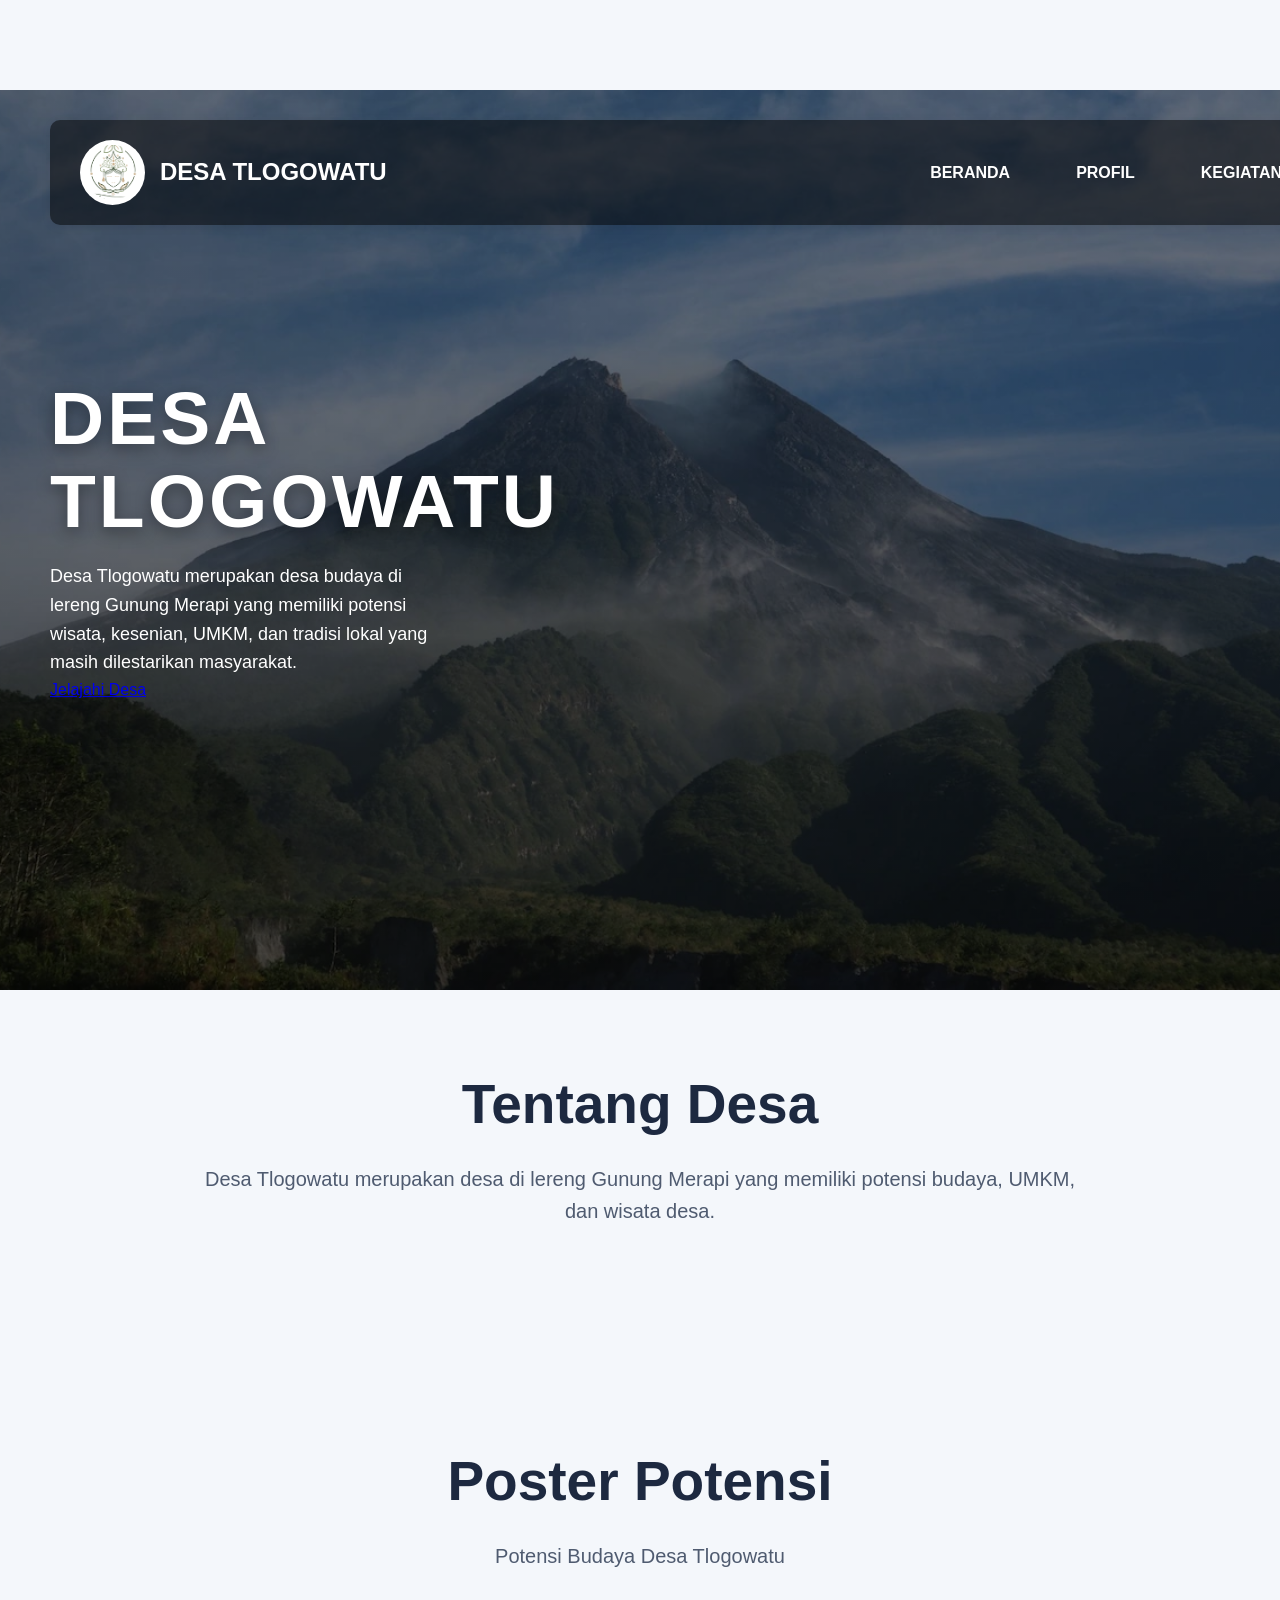
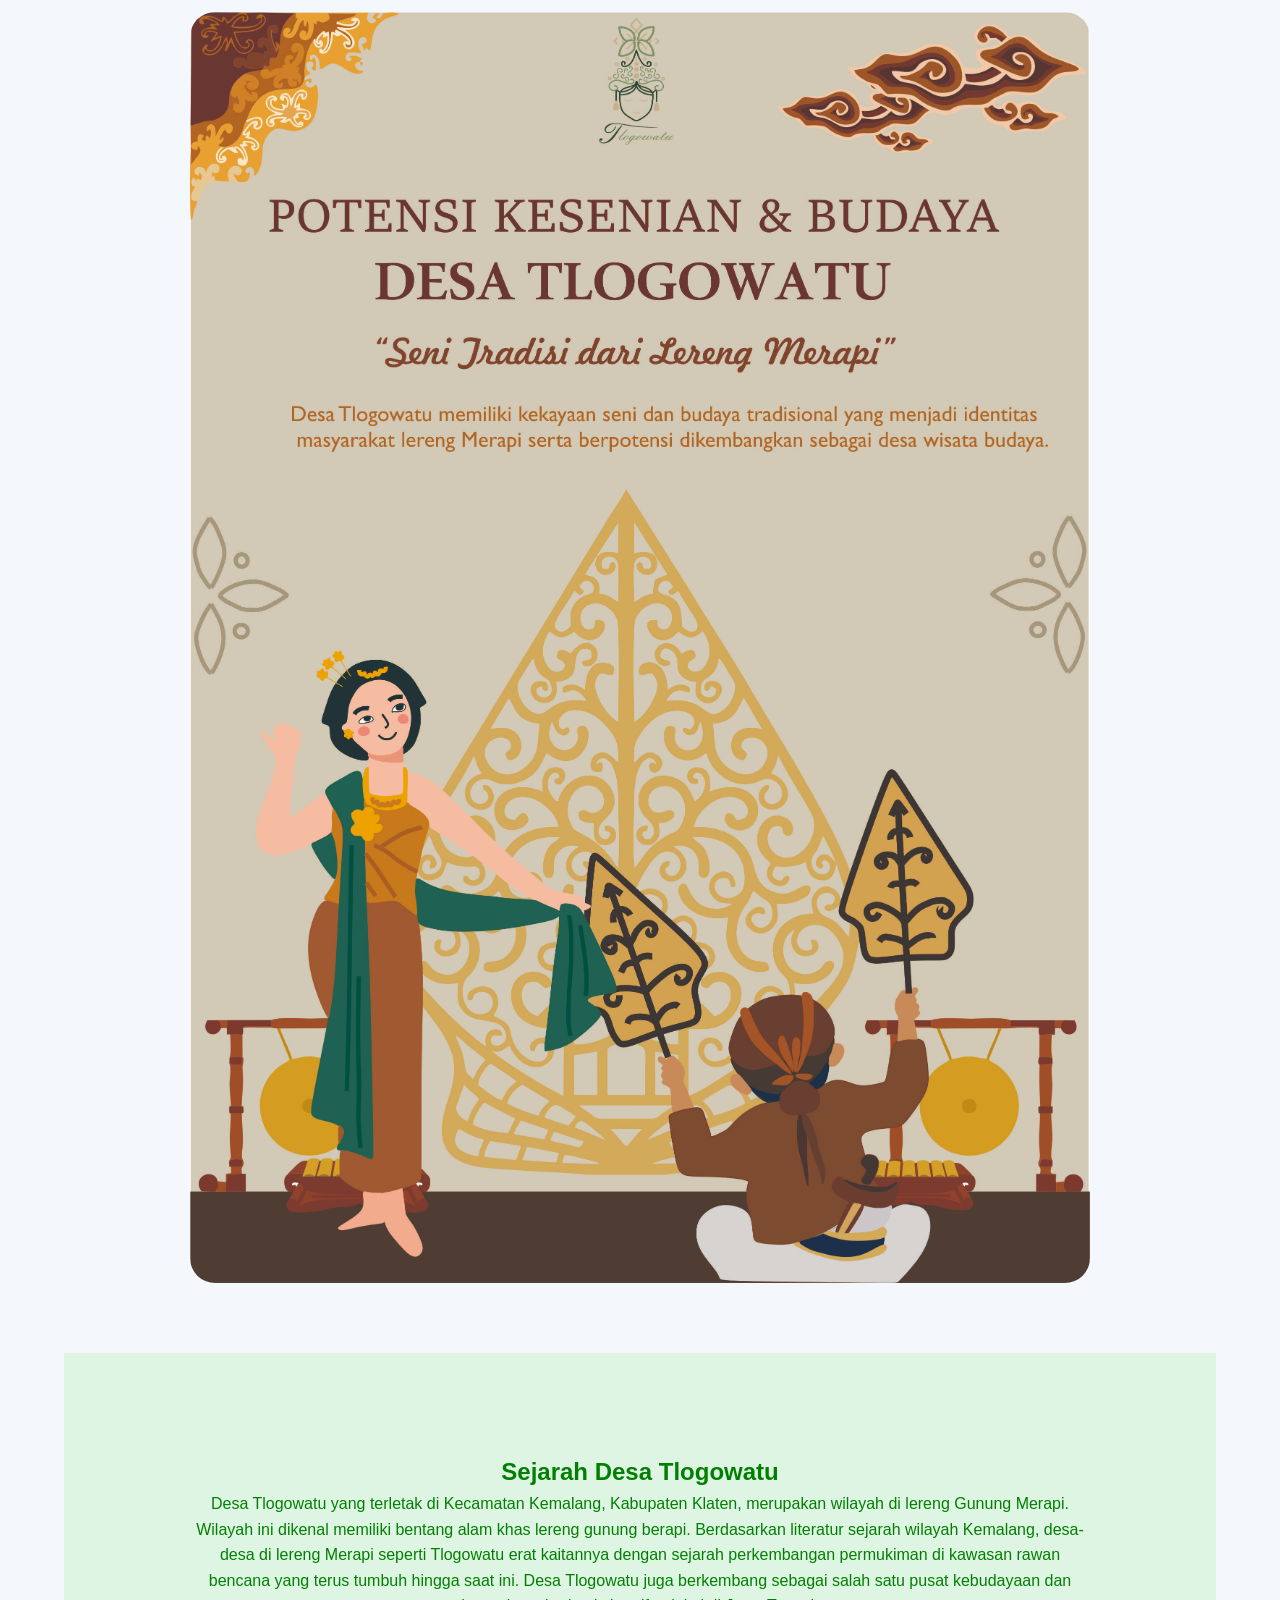
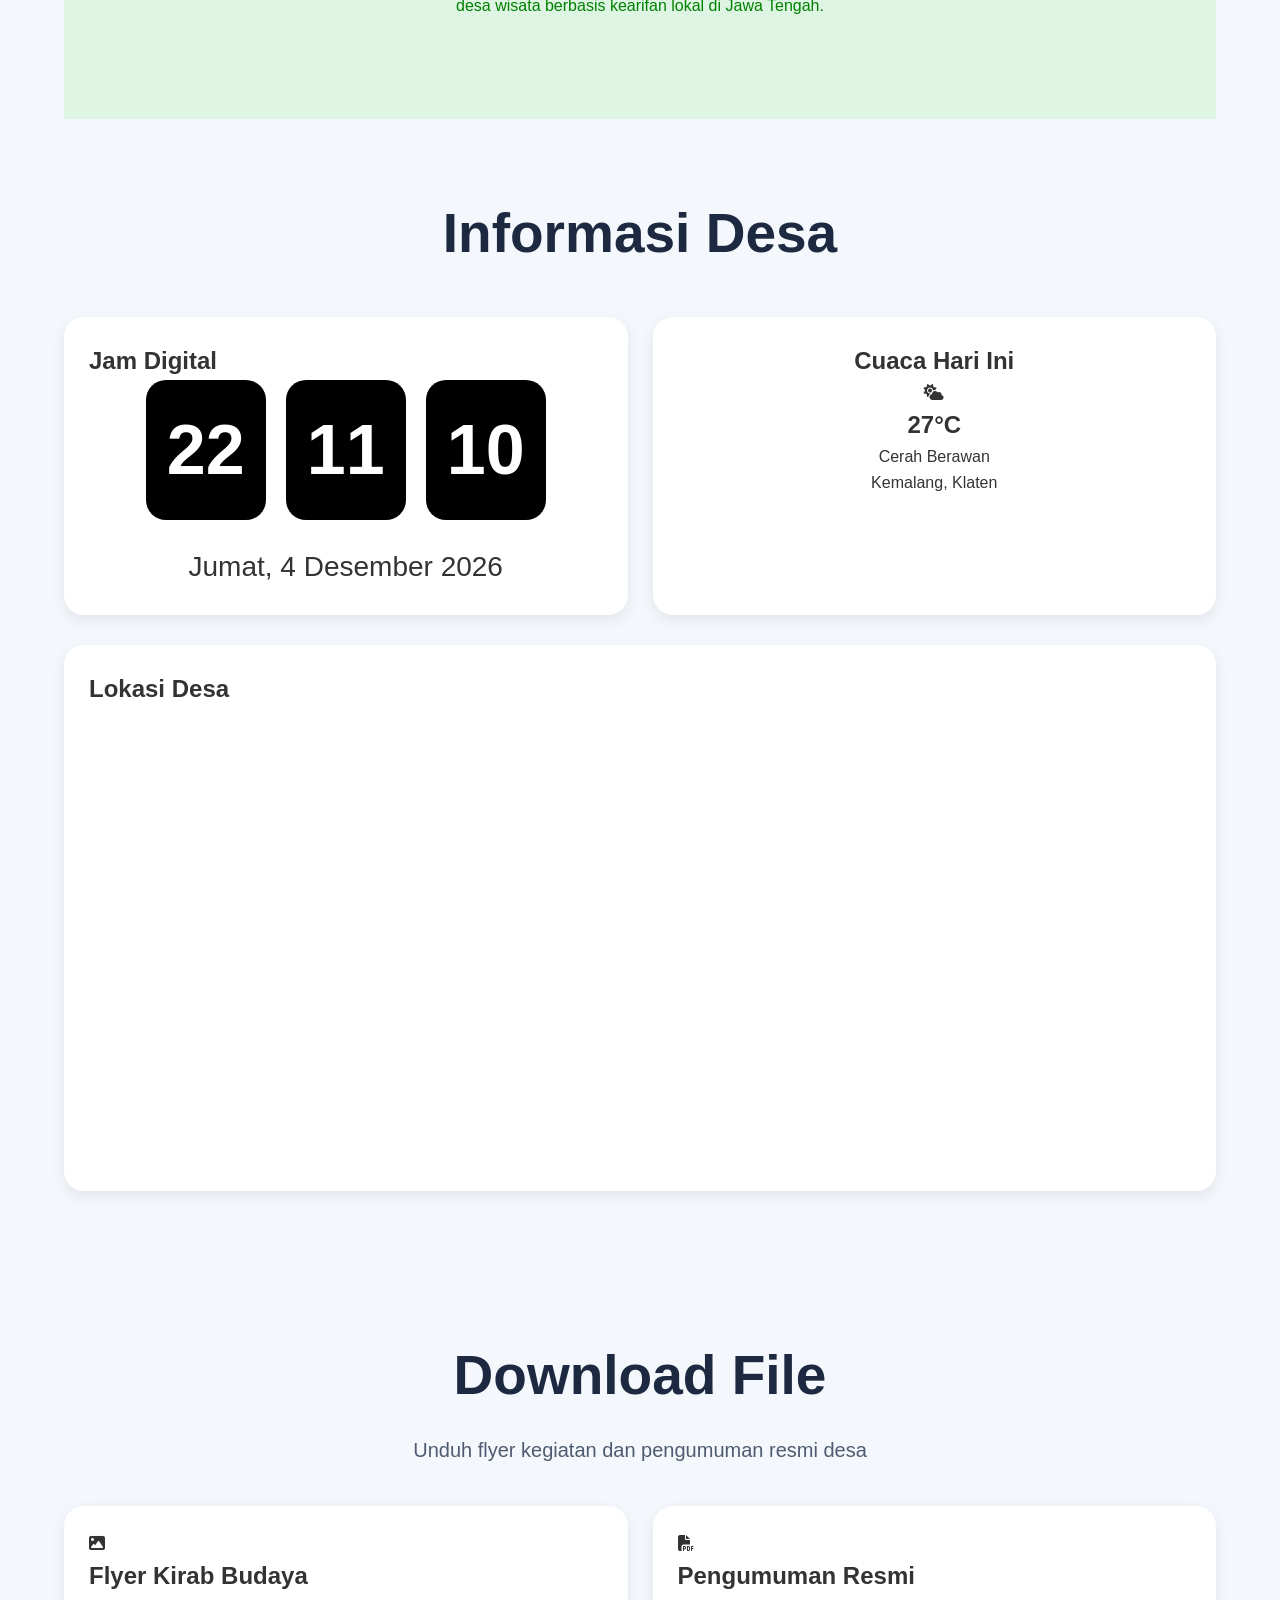
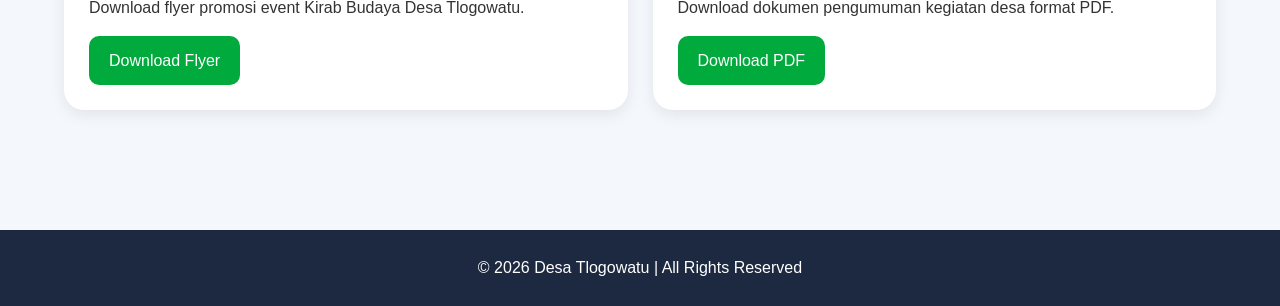
<file: index.html>
<!DOCTYPE html>
<html lang="id">
<head>

    <meta charset="UTF-8">
    <meta name="viewport" content="width=device-width, initial-scale=1.0">

    <title>Desa Tlogowatu</title>

    <!-- CSS -->
    <link rel="stylesheet" href="style.css">

    <!-- ICON -->
    <link rel="stylesheet"
    href="https://cdnjs.cloudflare.com/ajax/libs/font-awesome/6.5.1/css/all.min.css">

</head>

<body>

<!-- ================= HERO SECTION ================= -->

<section class="hero-modern">

    <img src="gambar/banner.jpg" alt="Banner Desa">

    <div class="overlay"></div>

    <!-- NAVBAR -->

   <nav class="hero-top">

    <div class="hero-logo">
        <img src="gambar/logo.png" alt="Logo Desa">
        <h2>DESA TLOGOWATU</h2>
    </div>

    <!-- HAMBURGER BUTTON -->
    <div class="hamburger" onclick="toggleMenu()">
        <i class="fa-solid fa-bars"></i>
    </div>

    <!-- MENU -->
    <div class="hero-menu" id="menu">
        <a href="index.html">BERANDA</a>
        <a href="profil.html">PROFIL</a>
        <a href="kegiatan.html">KEGIATAN</a>
    </div>

</nav>
    
    <!-- HERO CONTENT -->

    <div class="hero-content">

        <h1 class="hero-title">
            DESA <br>
            TLOGOWATU
        </h1>

        <div class="hero-desc">

            <p>
                Desa Tlogowatu merupakan desa budaya
                di lereng Gunung Merapi yang memiliki
                potensi wisata, kesenian, UMKM,
                dan tradisi lokal yang masih
                dilestarikan masyarakat.
            </p>

        </div>

        <a href="profil.html" class="hero-btn">
            Jelajahi Desa
        </a>

    </div>

</section>

<!-- ================= TENTANG DESA ================= -->

<section class="container">

    <h1 class="title">
        Tentang <span>Desa</span>
    </h1>

    <p class="subtitle">
        Desa Tlogowatu merupakan desa di lereng
        Gunung Merapi yang memiliki potensi budaya,
        UMKM, dan wisata desa.
    </p>

</section>

<!-- ================= POSTER ================= -->

<section class="poster-section">

    <h1 class="title">
        Poster <span>Potensi</span>
    </h1>

    <p class="subtitle">
        Potensi Budaya Desa Tlogowatu
    </p>

    <div class="poster-container">

        <img src="gambar/poster.jpg" alt="Poster Desa">

    </div>

</section>

<!-- ================= SEJARAH ================= -->

<section class="sejarah reveal">

    <div class="sejarah-text">

        <h1>Sejarah Desa Tlogowatu</h1>

        <p>
            Desa Tlogowatu yang terletak di Kecamatan Kemalang, Kabupaten Klaten,
            merupakan wilayah di lereng Gunung Merapi. Wilayah ini dikenal memiliki
            bentang alam khas lereng gunung berapi. Berdasarkan literatur sejarah wilayah Kemalang,
            desa-desa di lereng Merapi seperti Tlogowatu erat kaitannya dengan sejarah perkembangan
            permukiman di kawasan rawan bencana yang terus tumbuh hingga saat ini.
            Desa Tlogowatu juga berkembang sebagai salah satu pusat kebudayaan dan desa wisata
            berbasis kearifan lokal di Jawa Tengah.
        </p>

    </div>

</section>

<!-- ================= INFORMASI DESA ================= -->

<section class="info-desa">

    <h1 class="title">
        Informasi Desa
    </h1>

    <div class="info-top">

        <!-- JAM -->

        <div class="info-card">

            <h2>Jam Digital</h2>

            <div class="clock-container">

                <div class="clock-box">
                    <span id="jam">00</span>
                </div>

                <div class="clock-box">
                    <span id="menit">00</span>
                </div>

                <div class="clock-box">
                    <span id="detik">00</span>
                </div>

            </div>

            <div class="tanggal" id="tanggal"></div>

        </div>

        <!-- CUACA -->

        <div class="info-card cuaca-card">

            <h2>Cuaca Hari Ini</h2>

            <i class="fa-solid fa-cloud-sun"></i>

            <h1>27°C</h1>

            <p>Cerah Berawan</p>

            <span>Kemalang, Klaten</span>

        </div>

    </div>

    <!-- MAPS -->

    <div class="maps-card">

        <h2>Lokasi Desa</h2>

        <iframe
            src="https://maps.google.com/maps?q=Tlogowatu%20Kemalang%20Klaten&t=&z=13&ie=UTF8&iwloc=&output=embed"
            width="100%"
            height="450"
            style="border:0; border-radius:20px;"
            allowfullscreen=""
            loading="lazy">
        </iframe>

    </div>

</section>

<!-- ================= DOWNLOAD ================= -->

<section class="download-section">

    <h1 class="title">
        Download <span>File</span>
    </h1>

    <p class="subtitle">
        Unduh flyer kegiatan dan
        pengumuman resmi desa
    </p>

    <div class="download-grid">

        <!-- FLYER -->

        <div class="download-card">

            <i class="fa-solid fa-image"></i>

            <h2>Flyer Kirab Budaya</h2>

            <p>
                Download flyer promosi event
                Kirab Budaya Desa Tlogowatu.
            </p>

            <a href="gambar/flyer-kirab.jpg"
               download="Flyer-Kirab-Tlogowatu.jpg"
               class="btn"
               onclick="downloadFlyer()">

               Download Flyer

            </a>

        </div>

        <!-- PDF -->

        <div class="download-card">

            <i class="fa-solid fa-file-pdf"></i>

            <h2>Pengumuman Resmi</h2>

            <p>
                Download dokumen pengumuman
                kegiatan desa format PDF.
            </p>

            <a href="surat/pengumuman.pdf"
               download
               class="btn"
               onclick="downloadPDF()">

               Download PDF

            </a>

        </div>

    </div>

</section>

<!-- ================= FOOTER ================= -->

<footer>

    <p>
        © 2026 Desa Tlogowatu | All Rights Reserved
    </p>

</footer>

<!-- JAVASCRIPT -->

<script src="script.js"></script>

</body>
</html>
</file>
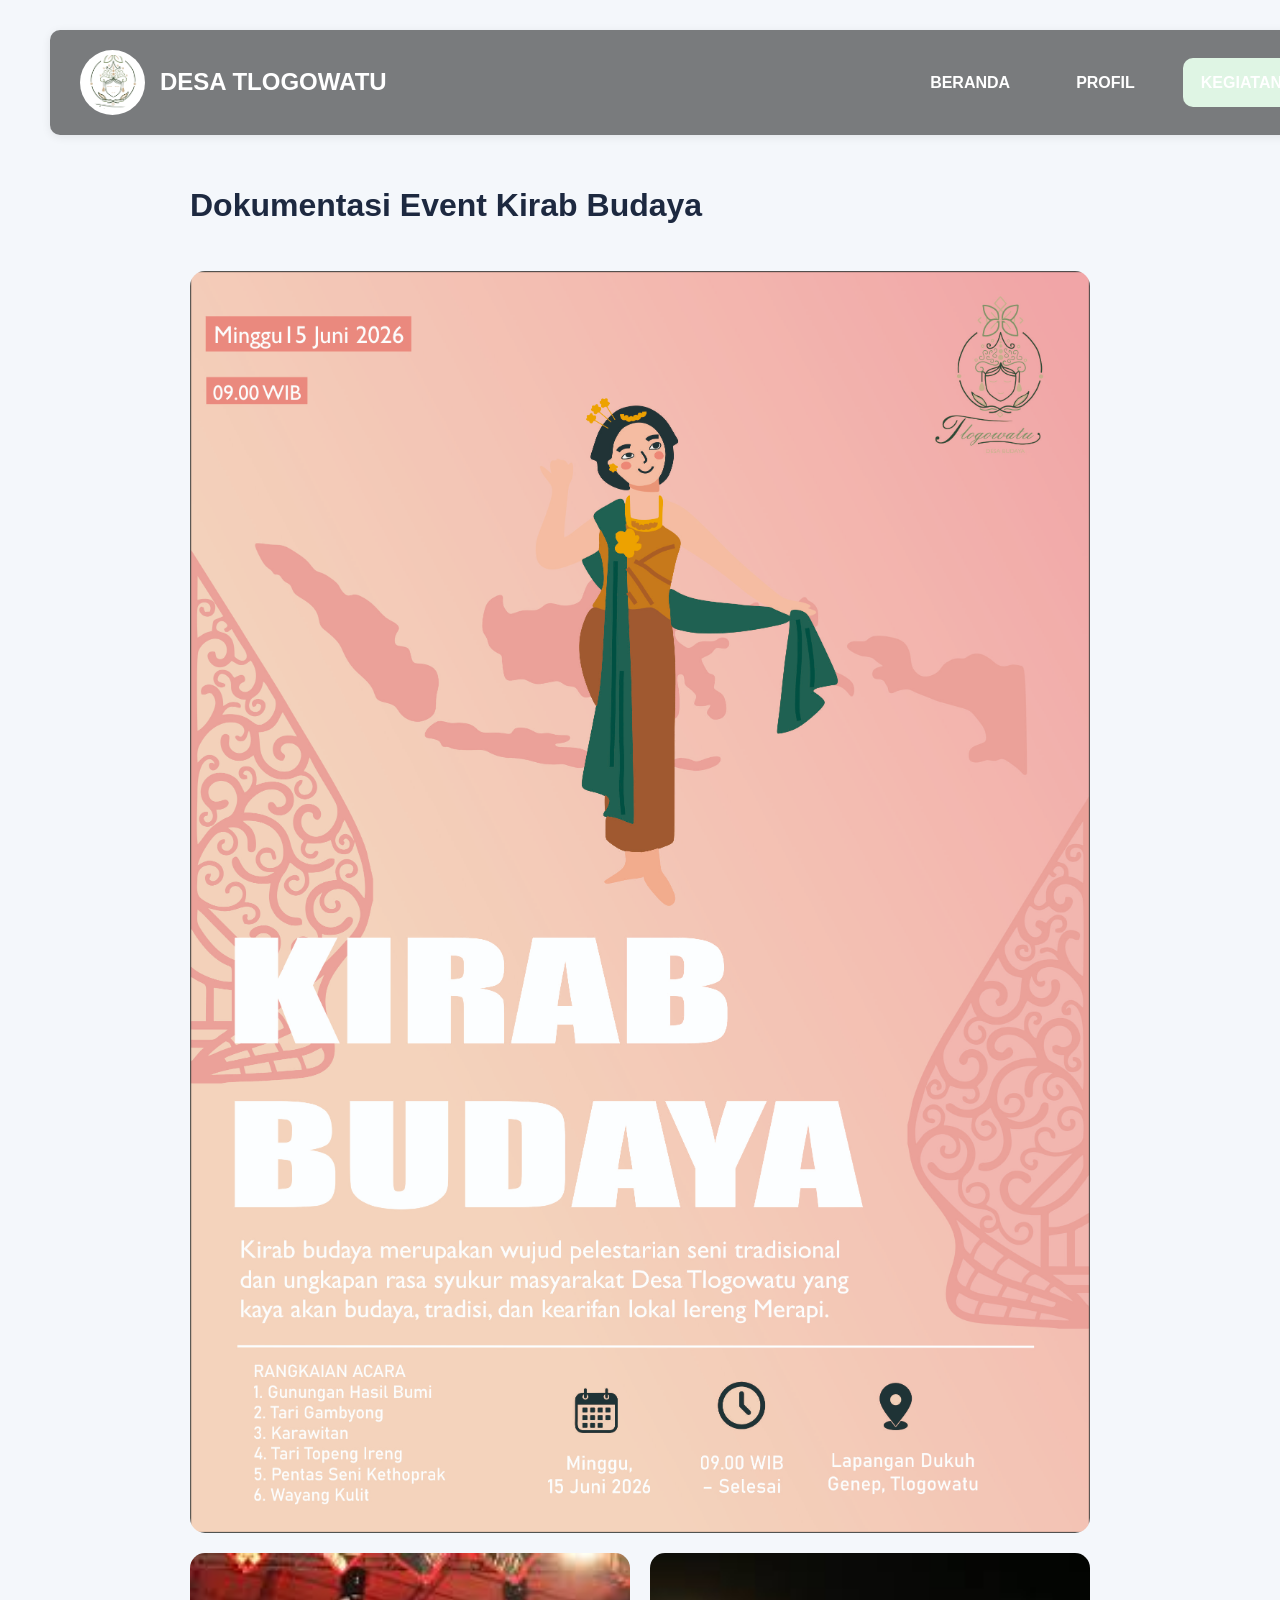
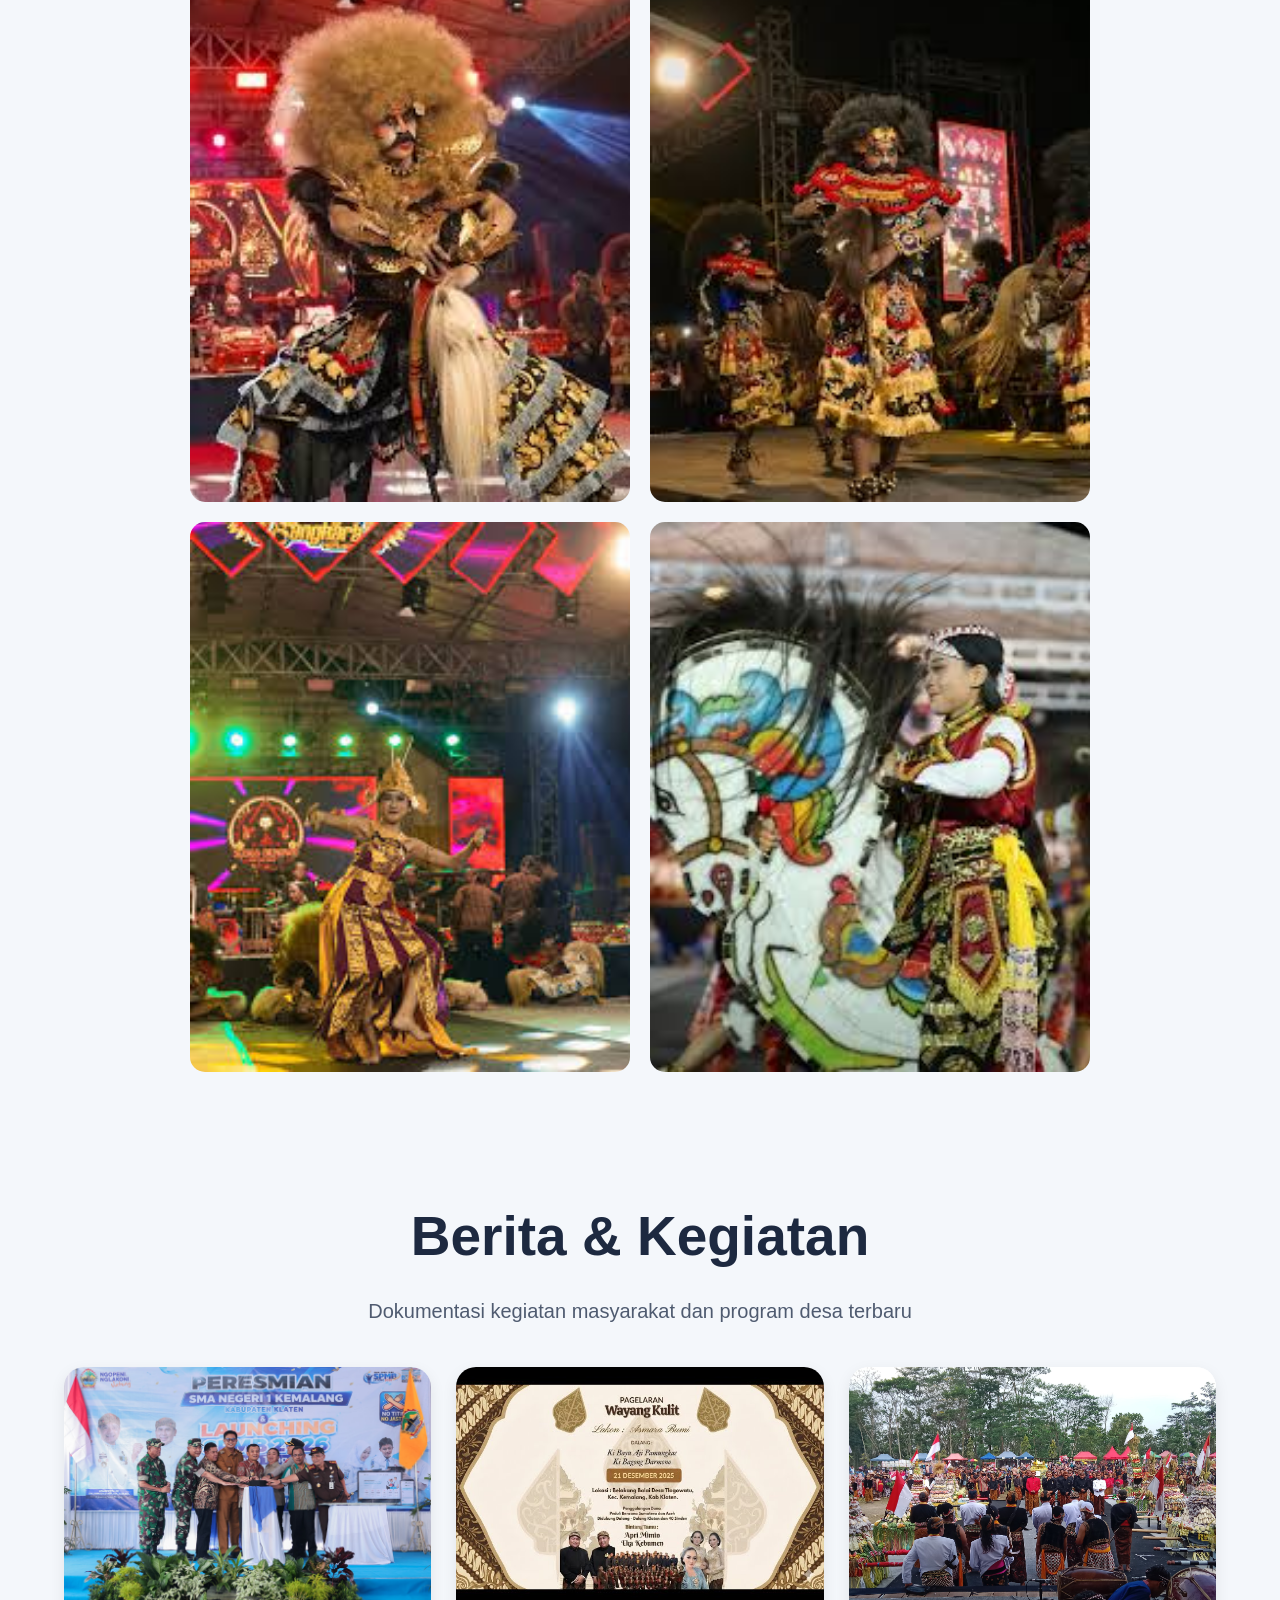
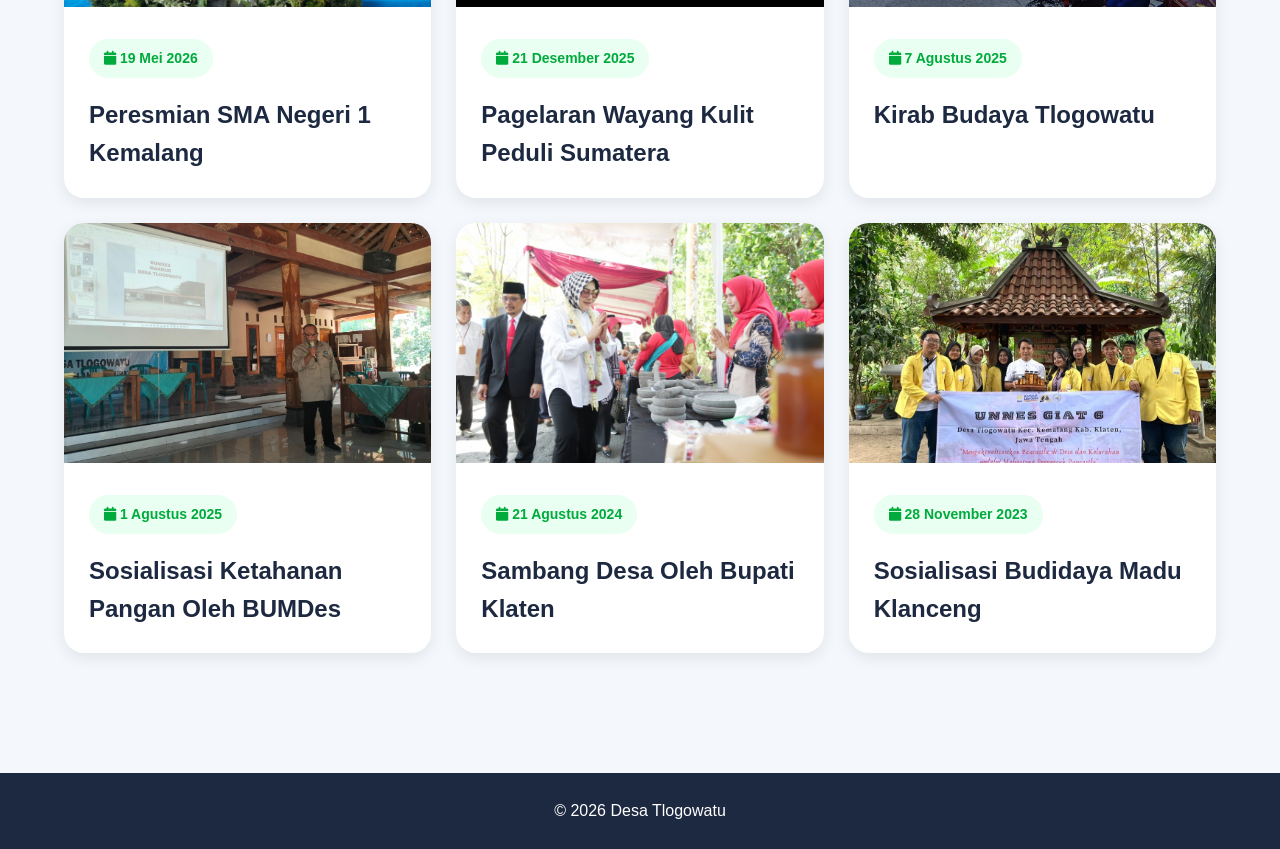
<file: kegiatan.html>
<!DOCTYPE html>
<html lang="id">
<head>

    <!-- pengaturan karakter -->
    <meta charset="UTF-8">
    <meta name="viewport" content="width=device-width, initial-scale=1.0">  <!-- responsive di hp -->
    <title>Kegiatan Desa</title>

    <link rel="stylesheet" href="style.css">  <!-- menghubungkan ke css -->

    <link rel="stylesheet"
    href="https://cdnjs.cloudflare.com/ajax/libs/font-awesome/6.5.1/css/all.min.css">  <!-- icon-->
</head>
<body>

<!-- navigasi -->
    
   <!-- navigasi -->
    
<nav class="hero-top">

    <div class="hero-logo">
        <img src="gambar/logo.png" alt="Logo Desa">
        <h2>DESA TLOGOWATU</h2>
    </div>

    <!-- tombol hamburger -->
    <div class="hamburger" onclick="toggleMenu()">
        <i class="fa-solid fa-bars"></i>
    </div>

    <!-- menu -->
    <div class="hero-menu" id="menu">

        <a href="index.html">BERANDA</a>

        <a href="profil.html">PROFIL</a>

        <a href="kegiatan.html" class="active">KEGIATAN</a>

    </div>

</nav>
    
<div class="gallery-wrapper">

    <div class="gallery-grid">

        <h2 class="gallery-title">Dokumentasi Event Kirab Budaya</h2>

        <img src="gambar/flyer-kirab.jpg" class="poster">

        <img src="gambar/kirab1.jpg">
        <img src="gambar/kirab2.jpg">
        <img src="gambar/kirab3.jpg">
        <img src="gambar/kirab4.jpg">

    </div>

</div>

<!-- KEGIATAN -->
<section class="container">

    <h1 class="title">Berita & <span>Kegiatan</span></h1>

    <p class="subtitle">
        Dokumentasi kegiatan masyarakat dan program desa terbaru
    </p>

    <div class="berita-grid">

        <!-- CARD 1 -->
        <div class="berita-card">
            <img src="gambar/sma.png" alt="">

            <div class="berita-content">
                <span>
                    <i class="fa-solid fa-calendar"></i>
                    19 Mei 2026
                </span>

                <h2>Peresmian SMA Negeri 1 Kemalang</h2>
            </div>
        </div>

        <!-- CARD 2 -->
        <div class="berita-card">
            <img src="gambar/wayang.jpg" alt="">

            <div class="berita-content">
                <span>
                    <i class="fa-solid fa-calendar"></i>
                    21 Desember 2025
                </span>

                <h2>Pagelaran Wayang Kulit Peduli Sumatera</h2>
            </div>
        </div>

        <!-- CARD 3 -->
        <div class="berita-card">
            <img src="gambar/kirab.jpg" alt="">

            <div class="berita-content">
                <span>
                    <i class="fa-solid fa-calendar"></i>
                    7 Agustus 2025
                </span>

                <h2>Kirab Budaya Tlogowatu</h2>
            </div>
        </div>

        <!-- CARD 4 -->
        <div class="berita-card">
            <img src="gambar/pangan.jpg" alt="">

            <div class="berita-content">
                <span>
                    <i class="fa-solid fa-calendar"></i>
                    1 Agustus 2025
                </span>

                <h2>Sosialisasi Ketahanan Pangan Oleh BUMDes</h2>
            </div>
        </div>

        <!-- CARD 5 -->
        <div class="berita-card">
            <img src="gambar/bupati.jpg" alt="">

            <div class="berita-content">
                <span>
                    <i class="fa-solid fa-calendar"></i>
                    21 Agustus 2024
                </span>

                <h2>Sambang Desa Oleh Bupati Klaten</h2>
            </div>
        </div>

        <!-- CARD 6 -->
        <div class="berita-card">
            <img src="gambar/madu.jpg" alt="">

            <div class="berita-content">
                <span>
                    <i class="fa-solid fa-calendar"></i>
                    28 November 2023
                </span>

                <h2>Sosialisasi Budidaya Madu Klanceng</h2>
            </div>
        </div>

    </div>

</section>

<footer>
    <p>© 2026 Desa Tlogowatu</p>
</footer>

<script src="script.js"></script>

</body>
</html>
</file>
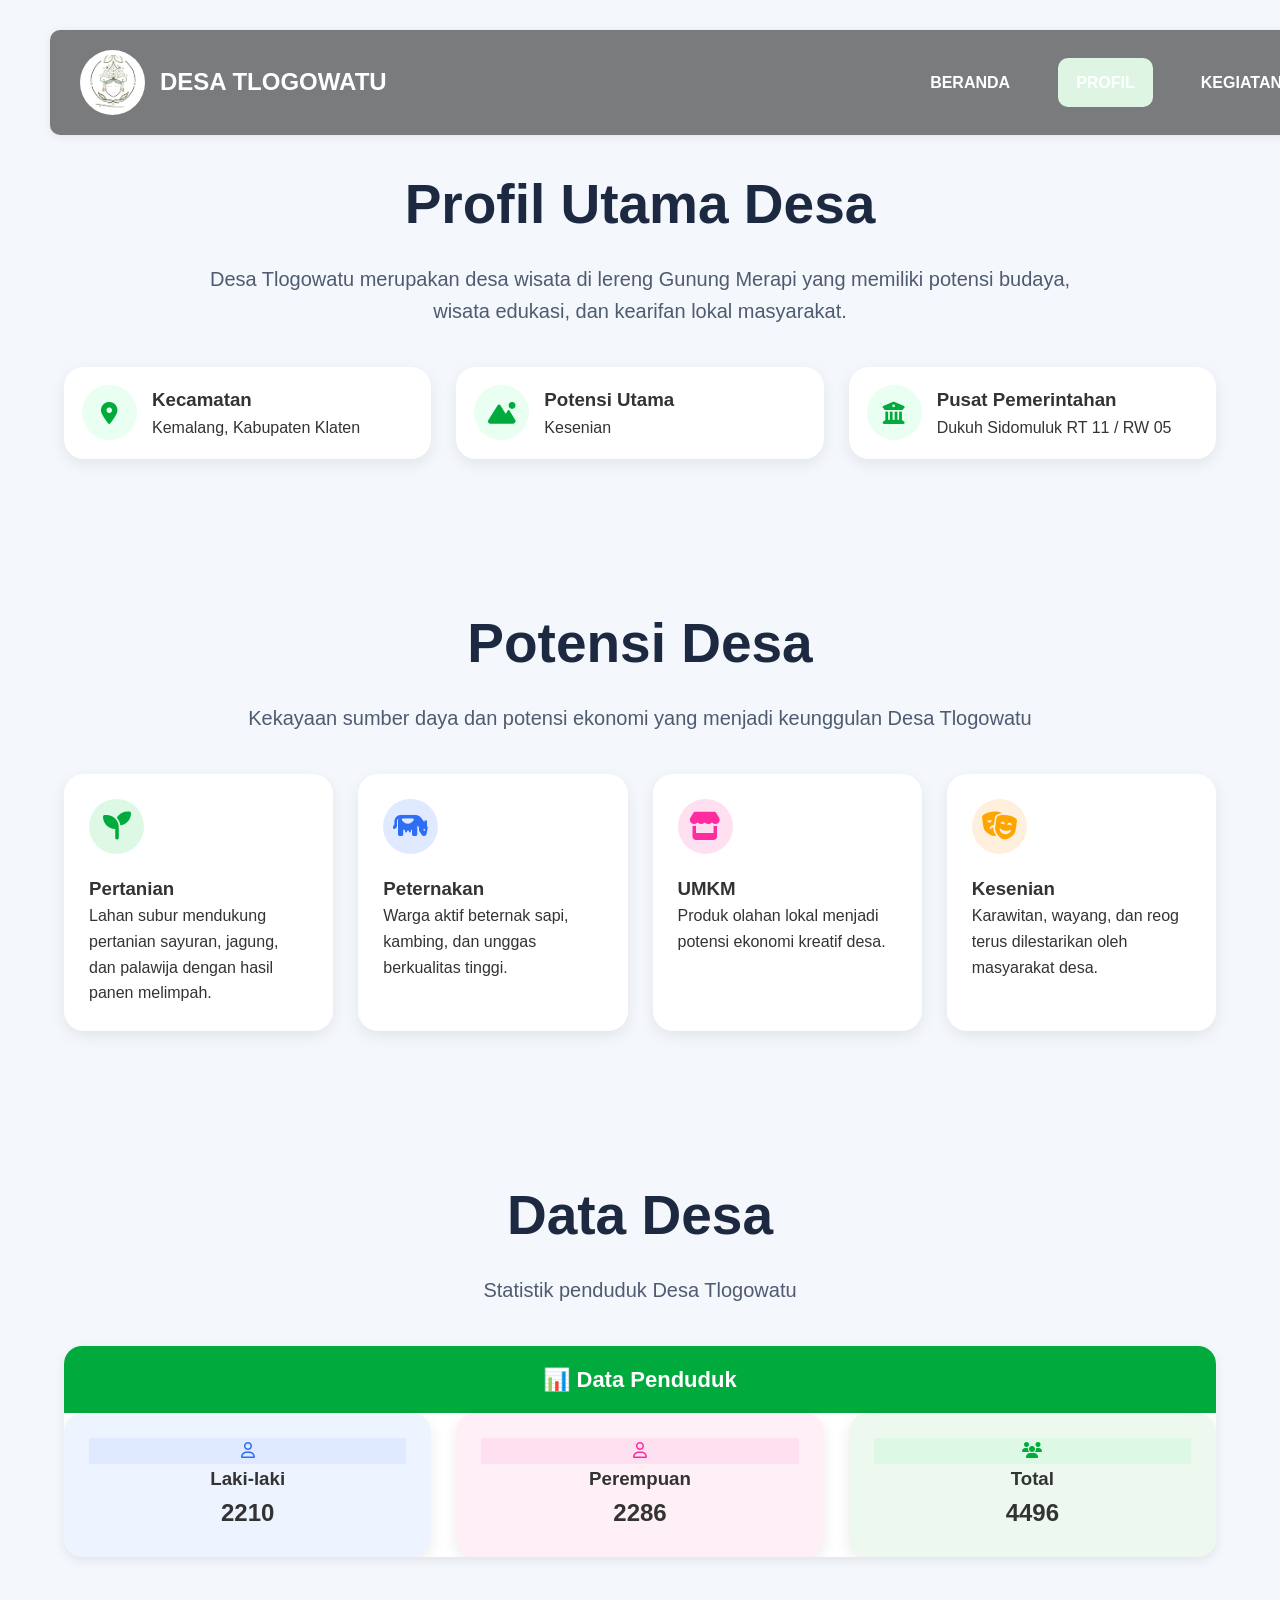
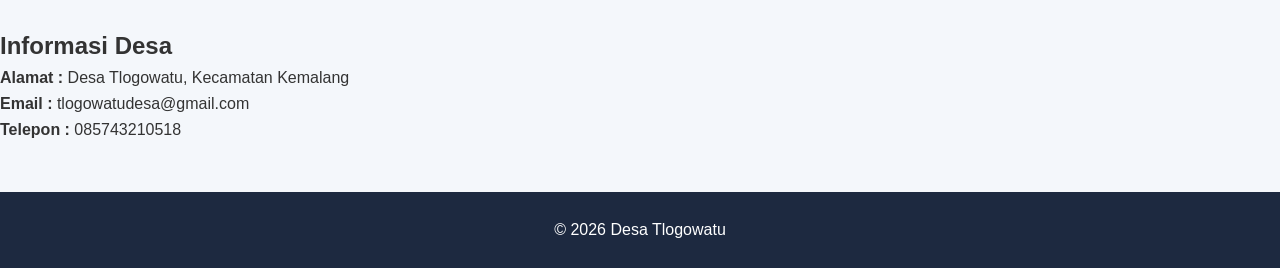
<file: profil.html>
<!DOCTYPE html>
<html lang="id">
<head>
    <meta charset="UTF-8">  <!-- pengaturan karakter -->
    <meta name="viewport" content="width=device-width, initial-scale=1.0">  <!-- responsive di hp -->
    <title>Profil Desa Tlogowatu</title>

    <link rel="stylesheet" href="style.css">  <!-- menghubungkan ke css -->

    
    <link rel="stylesheet"
    href="https://cdnjs.cloudflare.com/ajax/libs/font-awesome/6.5.1/css/all.min.css">  <!-- icon -->

</head>

<body>

<!-- navigasi -->
<!-- navigasi -->
<nav class="hero-top">

    <div class="hero-logo">
        <img src="gambar/logo.png" alt="Logo Desa">
        <h2>DESA TLOGOWATU</h2>
    </div>

    <!-- tombol hamburger -->
    <div class="hamburger" onclick="toggleMenu()">
        <i class="fa-solid fa-bars"></i>
    </div>

    <!-- menu -->
    <div class="hero-menu" id="menu">

        <a href="index.html">BERANDA</a>

        <a href="profil.html" class="active">PROFIL</a>

        <a href="kegiatan.html">KEGIATAN</a>

    </div>

</nav>
    
<!-- profil utama -->
<section class="profil-utama">

    <h1 class="profil-title">
        Profil Utama Desa
    </h1>

    <p class="profil-desc">
        Desa Tlogowatu merupakan desa wisata
        di lereng Gunung Merapi yang memiliki
        potensi budaya, wisata edukasi,
        dan kearifan lokal masyarakat.
    </p>


    <div class="profil-list-horizontal">

        <div class="profil-item kecil">

            <i class="fa-solid fa-location-dot"></i>  <!-- icon -->

            <div>
                <h3>Kecamatan</h3>
                <p>Kemalang, Kabupaten Klaten</p>
            </div>

        </div>

        <div class="profil-item kecil">

            <i class="fa-solid fa-mountain-sun"></i>  <!-- icon -->

            <div>
                <h3>Potensi Utama</h3>
                <p>Kesenian</p>
            </div>

        </div>

        <div class="profil-item kecil">

            <i class="fa-solid fa-building-columns"></i>  <!-- icon -->

            <div>
                <h3>Pusat Pemerintahan</h3>
                <p>Dukuh Sidomuluk RT 11 / RW 05</p>
            </div>

        </div>

    </div>

</section>

<!-- potensi -->
<section class="potensi-section container">

    <h1 class="title">
        Potensi <span>Desa</span>
    </h1>

    <p class="subtitle">
        Kekayaan sumber daya dan potensi ekonomi
        yang menjadi keunggulan Desa Tlogowatu
    </p>

    <div class="cards">

       
        <div class="card-hover">

            <div class="icon-box green">
                <i class="fa-solid fa-seedling"></i>
            </div>

            <h3>Pertanian</h3>

            <p>
                Lahan subur mendukung pertanian sayuran,
                jagung, dan palawija dengan hasil
                panen melimpah.
            </p>

        </div>

       
        <div class="card-hover">

            <div class="icon-box blue">
                <i class="fa-solid fa-cow"></i>
            </div>

            <h3>Peternakan</h3>

            <p>
                Warga aktif beternak sapi, kambing,
                dan unggas berkualitas tinggi.
            </p>

        </div>

        
        <div class="card-hover">

            <div class="icon-box pink">
                <i class="fa-solid fa-store"></i>
            </div>

            <h3>UMKM</h3>

            <p>
                Produk olahan lokal 
                menjadi potensi ekonomi kreatif desa.
            </p>

        </div>

        
        <div class="card-hover">

            <div class="icon-box orange">
                <i class="fa-solid fa-masks-theater"></i>
            </div>

            <h3>Kesenian</h3>

            <p>
                Karawitan, wayang, dan reog terus
                dilestarikan oleh masyarakat desa.
            </p>

        </div>

    </div>

</section>

<!-- data desa -->
<section class="data-section">

    <h1 class="title">
        Data <span>Desa</span>
    </h1>

    <p class="subtitle">
        Statistik penduduk Desa Tlogowatu
    </p>

  
    <div class="data-container">

        <div class="data-title">
            📊 Data Penduduk
        </div>

        <div class="data-grid">

            <div class="data-card laki">

                <div class="icon-circle blue">
                    <i class="fa-regular fa-user"></i>
                </div>

                <h3>Laki-laki</h3>

                <h1>2210</h1>

            </div>

            <div class="data-card perempuan">

                <div class="icon-circle pink">
                    <i class="fa-regular fa-user"></i>
                </div>

                <h3>Perempuan</h3>

                <h1>2286</h1>

            </div>

            <div class="data-card total">

                <div class="icon-circle green">
                    <i class="fa-solid fa-users"></i>
                </div>

                <h3>Total</h3>

                <h1>4496</h1>

            </div>

        </div>

    </div>

</section>

<!-- informasi -->
<section class="info-section">

    <div class="info-box">

        <h2>Informasi Desa</h2>

        <p><b>Alamat :</b> Desa Tlogowatu, Kecamatan Kemalang</p>

        <p><b>Email :</b> tlogowatudesa@gmail.com</p>

        <p><b>Telepon :</b> 085743210518</p>

    </div>

</section>

<footer>
    <p>© 2026 Desa Tlogowatu</p>
</footer>

</body>
</html>
</file>
<file: style.css>
*{
    margin:0;
    padding:0;
    box-sizing:border-box;
}

body{
    font-family:Arial,sans-serif;
    background:#f4f7fb;
    color:#333;
    line-height:1.6;
    padding-top:90px;
}

/* ================= NAVBAR ================= */

nav{
    background:#fff;
    padding:18px 50px;
    display:flex;
    justify-content:space-between;
    align-items:center;
    box-shadow:0 2px 10px rgba(0,0,0,.08);
    position:fixed;
    top:0;
    left:0;
    width:100%;

    z-index:1000;
}

nav ul{
    list-style:none;
    display:flex;
    gap:20px;
}

nav a{
    color:#1d2940;
    text-decoration:none;
    font-weight:bold;
    padding:12px 18px;
    border-radius:10px;
    transition:.3s;
}

nav a:hover,
.active{
    background:#dff5e4;
    color:green;
}

/* ================= HERO ================= */

.hero-modern{
    position:relative;
    width:100%;
    height:100vh;
    overflow:hidden;
}

.hero-modern img{
    width:100%;
    height:100%;
    object-fit:cover;
}

.overlay{
    position:absolute;
    inset:0;
    background:linear-gradient(rgba(0,0,0,.5),rgba(0,0,0,.6));
}

.hero-top{
    position:absolute;
    top:30px;
    left:50px;
    right:50px;
    display:flex;
    justify-content:space-between;
    align-items:center;
    background:rgba(0,0,0,.5);
    padding:20px 30px;
    border-radius:10px;
    z-index:10;
}

.hero-logo{
    display:flex;
    align-items:center;
    gap:15px;
}

.hero-logo img{
    width:65px;
    height:65px;
    border-radius:50%;
    background:#fff;
    padding:5px;
    object-fit:cover;
}

.hero-logo h2,
.hero-menu a,
.hero-content{
    color:#fff;
}

.hero-menu{
    display:flex;
    gap:30px;
}

.hero-menu a{
    text-decoration:none;
    font-weight:bold;
    transition:.3s;
}

.hero-menu a:hover{
    color:#00ff88;
}

.hero-content{
    position:absolute;
    top:50%;
    left:50px;
    transform:translateY(-50%);
    z-index:10;
}

.hero-content h1{
    font-size:75px;
    line-height:1.1;
    margin-bottom:20px;
    font-weight:900;
    letter-spacing:3px;
    text-transform:uppercase;
    color:#fff;
    text-shadow:0 5px 15px rgba(0,0,0,.35);
}

.hero-desc{
    display:flex;
    gap:40px;
    max-width:1000px;
}

.hero-desc p{
    width:400px;
    font-size:18px;
}

/* ================= LAYOUT ================= */

.container,
.profil-utama,
.data-section,
.download-section,
.info-desa{
    width:90%;
    margin:auto;
    padding:70px 0;
}

.title,
.profil-title{
    text-align:center;
    font-size:55px;
    color:#1d2940;
    margin-bottom:15px;
}

.subtitle,
.profil-desc{
    text-align:center;
    font-size:20px;
    color:#4f5b70;
    max-width:900px;
    margin:auto auto 40px;
}

/* ================= GRID ================= */

.cards,
.data-grid,
.download-grid,
.profil-list-horizontal,
.berita-grid,
.info-top{
    display:grid;
    gap:25px;
}

.cards{
    grid-template-columns:repeat(auto-fit,minmax(250px,1fr));
}

.data-grid{
    grid-template-columns:repeat(auto-fit,minmax(180px,1fr));
}

.download-grid{
    grid-template-columns:repeat(auto-fit,minmax(300px,1fr));
}

.profil-list-horizontal{
    grid-template-columns:repeat(3,1fr);
}

.berita-grid{
    grid-template-columns:repeat(auto-fit,minmax(320px,1fr));
    margin-top:40px;
}

.info-top{
    grid-template-columns:1fr 1fr;
    margin-top:40px;
}

/* ================= CARD ================= */

.card,
.card-hover,
.profil-item,
.download-card,
.data-card,
.berita-card,
.info-card,
.maps-card{
    background:#fff;
    border-radius:20px;
    box-shadow:0 5px 15px rgba(0,0,0,.08);
    transition:.3s;
}

.card,
.card-hover,
.download-card,
.data-card,
.info-card,
.maps-card{
    padding:25px;
}

.profil-item{
    padding:18px;
    display:flex;
    align-items:center;
    gap:15px;
}

.card:hover,
.card-hover:hover,
.profil-item:hover,
.download-card:hover,
.data-card:hover,
.berita-card:hover{
    transform:translateY(-5px);
}

/* ================= ICON ================= */

.icon-box,
.profil-item i{
    width:55px;
    height:55px;
    border-radius:50%;
    display:flex;
    justify-content:center;
    align-items:center;
}

.icon-box{
    font-size:28px;
    margin-bottom:20px;
}

.green{ background:#ddf8e5; color:#00aa3c; }
.blue{ background:#dfe9ff; color:#2f6df5; }
.pink{ background:#ffe0f1; color:#ff2ca0; }
.orange{ background:#fff0dd; color:orange; }

.profil-item i{
    background:#e9fff1;
    color:#00aa3c;
    font-size:22px;
}

/* ================= BUTTON ================= */

.btn{
    display:inline-block;
    background:#00aa3c;
    color:#fff;
    padding:12px 20px;
    border-radius:10px;
    text-decoration:none;
    margin-top:15px;
}

.btn:hover{
    background:#008a31;
}

/* ================= DATA ================= */

.data-container{
    background:#fff;
    border-radius:18px;
    overflow:hidden;
    box-shadow:0 4px 12px rgba(0,0,0,.08);
    margin-top:25px;
}

.data-title{
    background:#00aa3c;
    color:#fff;
    padding:16px;
    text-align:center;
    font-size:22px;
    font-weight:bold;
}

.data-card{
    text-align:center;
}

.laki{ background:#eef4ff; }
.perempuan{ background:#fff0f7; }
.total{ background:#edf9ef; }

/* ================= BERITA ================= */

.berita-card{
    overflow:hidden;
    position:relative;
}

.berita-card img{
    width:100%;
    height:240px;
    object-fit:cover;
}

.berita-content{
    padding:25px;
}

.berita-content span{
    display:inline-block;
    background:#e9fff1;
    color:#00aa3c;
    padding:8px 15px;
    border-radius:30px;
    font-size:14px;
    font-weight:bold;
    margin-bottom:18px;
}

.berita-content h2{
    font-size:24px;
    color:#1d2940;
}

/* ================= JAM ================= */

.clock-container{
    display:flex;
    justify-content:center;
    gap:20px;
}

.clock-box{
    width:120px;
    height:140px;
    background:#000;
    border-radius:20px;
    display:flex;
    justify-content:center;
    align-items:center;
}

.clock-box span{
    color:#fff;
    font-size:70px;
    font-weight:bold;
}

.tanggal{
    text-align:center;
    margin-top:25px;
    font-size:28px;
}

/* ================= CUACA ================= */

.cuaca-card{
    text-align:center;
}

/* ================= MAPS ================= */

.maps-card{
    margin-top:30px;
}

/* ================= FOOTER ================= */

footer{
    background:#1d2940;
    color:#fff;
    text-align:center;
    padding:25px;
    margin-top:50px;
}

/* ================= SEJARAH ================= */

.sejarah{
    width:90%;
    margin:auto;
    padding:100px 0;
    display:flex;
    justify-content:center;
    align-items:center;
    opacity:0;
    transform:translateY(80px);
    transition:all 1s ease;
}

.sejarah.active{
    opacity:1;
    transform:translateY(0);
}

.sejarah-text{
    max-width:900px;
    text-align:center;
}

/* ================= POSTER ================= */

.poster-section{
    width:90%;
    margin:auto;
    padding:100px 0 70px;
    text-align:center;
}

.poster-container{
    margin-top:40px;
    display:flex;
    justify-content:center;
}

.gallery-title{
    text-align:center;
    font-size:32px;
    font-weight:bold;
    margin-top:40px;
    margin-bottom:20px;
    color:#1d2940;
    white-space:nowrap;
}

/* ================= POSTER ================= */

.poster-container img{
    width:100%;
    max-width:900px;
    height:auto;
    object-fit:contain;
    border-radius:25px;
}

/* ================= GALLERY ================= */

.gallery-wrapper{
    width:100%;
    display:flex;
    justify-content:center;
    padding:50px 0;
}

.gallery-grid{
    display:grid;
    grid-template-columns:repeat(2, minmax(0, 1fr));
    gap:20px;
    width:90%;
    max-width:900px;
}

/* poster di dalam gallery */
.gallery-grid .poster{
    grid-column:1 / -1;
    width:100%;
    height:auto;
    object-fit:contain;
    border-radius:15px;
}

/* semua gambar */
.gallery-grid img{
    width:100%;
    height:auto;
    object-fit:contain;
    border-radius:15px;
    display:block;
}

/* hover */
.gallery-grid img:hover{
    transform:scale(1.03);
    transition:0.3s;
}

/* ================= RESPONSIVE ================= */

/* HAMBURGER */
.hamburger{
    display:none;
    font-size:28px;
    color:white;
    cursor:pointer;
}

/* MOBILE */
@media(max-width:768px){

    .hero-top{
        flex-wrap:wrap;
        padding:15px 20px;
        left:20px;
        right:20px;
    }

    .hero-content{
        left:20px;
    }

    .hero-content h1{
        font-size:45px;
    }

    .hero-desc{
        flex-direction:column;
        gap:20px;
    }

    .hero-desc p{
        width:100%;
    }

    .hamburger{
        display:block;
    }

    .hero-menu{
        display:none;
        width:100%;
        flex-direction:column;
        gap:15px;
        margin-top:15px;
        background:rgba(0,0,0,.8);
        padding:15px;
        border-radius:10px;
    }

    .hero-menu.active{
        display:flex;
    }
}
</file>
